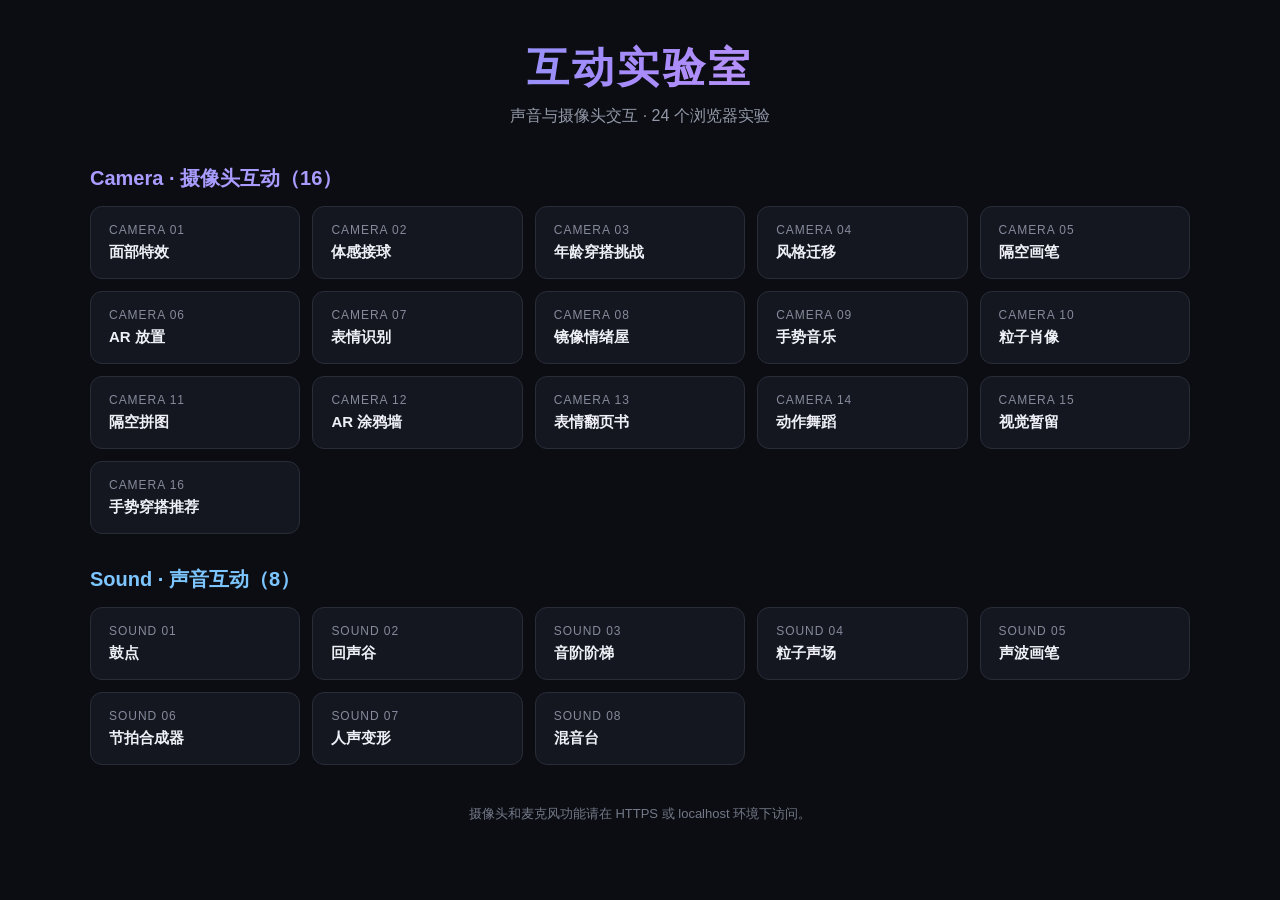
<file: index.html>
<!doctype html>
<html lang="zh-CN">
<head>
<meta charset="utf-8">
<meta name="viewport" content="width=device-width, initial-scale=1">
<title>互动实验室 · Sound & Camera</title>
<style>
*{box-sizing:border-box;margin:0}
body{min-height:100vh;padding:40px 20px;background:#0b0d12;color:#eef0f6;font-family:-apple-system,BlinkMacSystemFont,"Segoe UI","PingFang SC","Microsoft YaHei",sans-serif}
main{max-width:1100px;margin:auto}
header{text-align:center;margin-bottom:38px}
h1{font-size:clamp(28px,5vw,42px);letter-spacing:.08em;background:linear-gradient(120deg,#60a5fa,#a78bfa,#f0abfc);-webkit-background-clip:text;background-clip:text;color:transparent}
header p{margin-top:10px;color:#9298a7}
section{margin-top:32px}
h2{margin-bottom:14px;font-size:20px;font-weight:600}
.camera h2{color:#a99cff}.sound h2{color:#7dc5ff}
.grid{display:grid;grid-template-columns:repeat(auto-fill,minmax(210px,1fr));gap:12px}
a{display:block;padding:16px 18px;border:1px solid #292d38;border-radius:12px;background:#141720;color:inherit;text-decoration:none;transition:transform .18s,border-color .18s,background .18s}
a:hover,a:focus-visible{transform:translateY(-2px);border-color:#7770c7;background:#1a1e29;outline:none}
.sound a:hover,.sound a:focus-visible{border-color:#4c9ac9}
.num{display:block;margin-bottom:6px;color:#858b9b;font-size:12px;letter-spacing:.08em}
.name{font-size:15px;font-weight:600}
footer{margin:40px 0 8px;text-align:center;color:#737988;font-size:13px}
@media(max-width:520px){body{padding:28px 14px}.grid{grid-template-columns:repeat(2,minmax(0,1fr));gap:9px}a{padding:13px}.name{font-size:14px}}
</style>
</head>
<body>
<main>
  <header>
    <h1>互动实验室</h1>
    <p>声音与摄像头交互 · 24 个浏览器实验</p>
  </header>
  <section class="camera" aria-labelledby="camera-title">
    <h2 id="camera-title">Camera · 摄像头互动（16）</h2>
    <div class="grid">
      <a href="camera/01面部特效/index.html"><span class="num">CAMERA 01</span><span class="name">面部特效</span></a>
      <a href="camera/02体感接球/index.html"><span class="num">CAMERA 02</span><span class="name">体感接球</span></a>
      <a href="camera/03手势控制/index.html"><span class="num">CAMERA 03</span><span class="name">年龄穿搭挑战</span></a>
      <a href="camera/04风格迁移/index.html"><span class="num">CAMERA 04</span><span class="name">风格迁移</span></a>
      <a href="camera/05隔空画笔/index.html"><span class="num">CAMERA 05</span><span class="name">隔空画笔</span></a>
      <a href="camera/06AR放置/index.html"><span class="num">CAMERA 06</span><span class="name">AR 放置</span></a>
      <a href="camera/07表情识别/index.html"><span class="num">CAMERA 07</span><span class="name">表情识别</span></a>
      <a href="camera/08镜像情绪屋/index.html"><span class="num">CAMERA 08</span><span class="name">镜像情绪屋</span></a>
      <a href="camera/09手势音乐/index.html"><span class="num">CAMERA 09</span><span class="name">手势音乐</span></a>
      <a href="camera/10粒子肖像/index.html"><span class="num">CAMERA 10</span><span class="name">粒子肖像</span></a>
      <a href="camera/11隔空拼图/index.html"><span class="num">CAMERA 11</span><span class="name">隔空拼图</span></a>
      <a href="camera/12AR涂鸦墙/index.html"><span class="num">CAMERA 12</span><span class="name">AR 涂鸦墙</span></a>
      <a href="camera/13表情翻页书/index.html"><span class="num">CAMERA 13</span><span class="name">表情翻页书</span></a>
      <a href="camera/14动作舞蹈/index.html"><span class="num">CAMERA 14</span><span class="name">动作舞蹈</span></a>
      <a href="camera/15视觉暂留/index.html"><span class="num">CAMERA 15</span><span class="name">视觉暂留</span></a>
      <a href="camera/16每日穿搭/index.html"><span class="num">CAMERA 16</span><span class="name">手势穿搭推荐</span></a>
    </div>
  </section>
  <section class="sound" aria-labelledby="sound-title">
    <h2 id="sound-title">Sound · 声音互动（8）</h2>
    <div class="grid">
      <a href="sound/01鼓点/index.html"><span class="num">SOUND 01</span><span class="name">鼓点</span></a>
      <a href="sound/02回声谷/index.html"><span class="num">SOUND 02</span><span class="name">回声谷</span></a>
      <a href="sound/03音阶阶梯/index.html"><span class="num">SOUND 03</span><span class="name">音阶阶梯</span></a>
      <a href="sound/04粒子声场/index.html"><span class="num">SOUND 04</span><span class="name">粒子声场</span></a>
      <a href="sound/05声波画笔/index.html"><span class="num">SOUND 05</span><span class="name">声波画笔</span></a>
      <a href="sound/06节拍合成器/index.html"><span class="num">SOUND 06</span><span class="name">节拍合成器</span></a>
      <a href="sound/07人声变形/index.html"><span class="num">SOUND 07</span><span class="name">人声变形</span></a>
      <a href="sound/08混音台/index.html"><span class="num">SOUND 08</span><span class="name">混音台</span></a>
    </div>
  </section>
  <footer>摄像头和麦克风功能请在 HTTPS 或 localhost 环境下访问。</footer>
</main>
</body>
</html>
</file>
